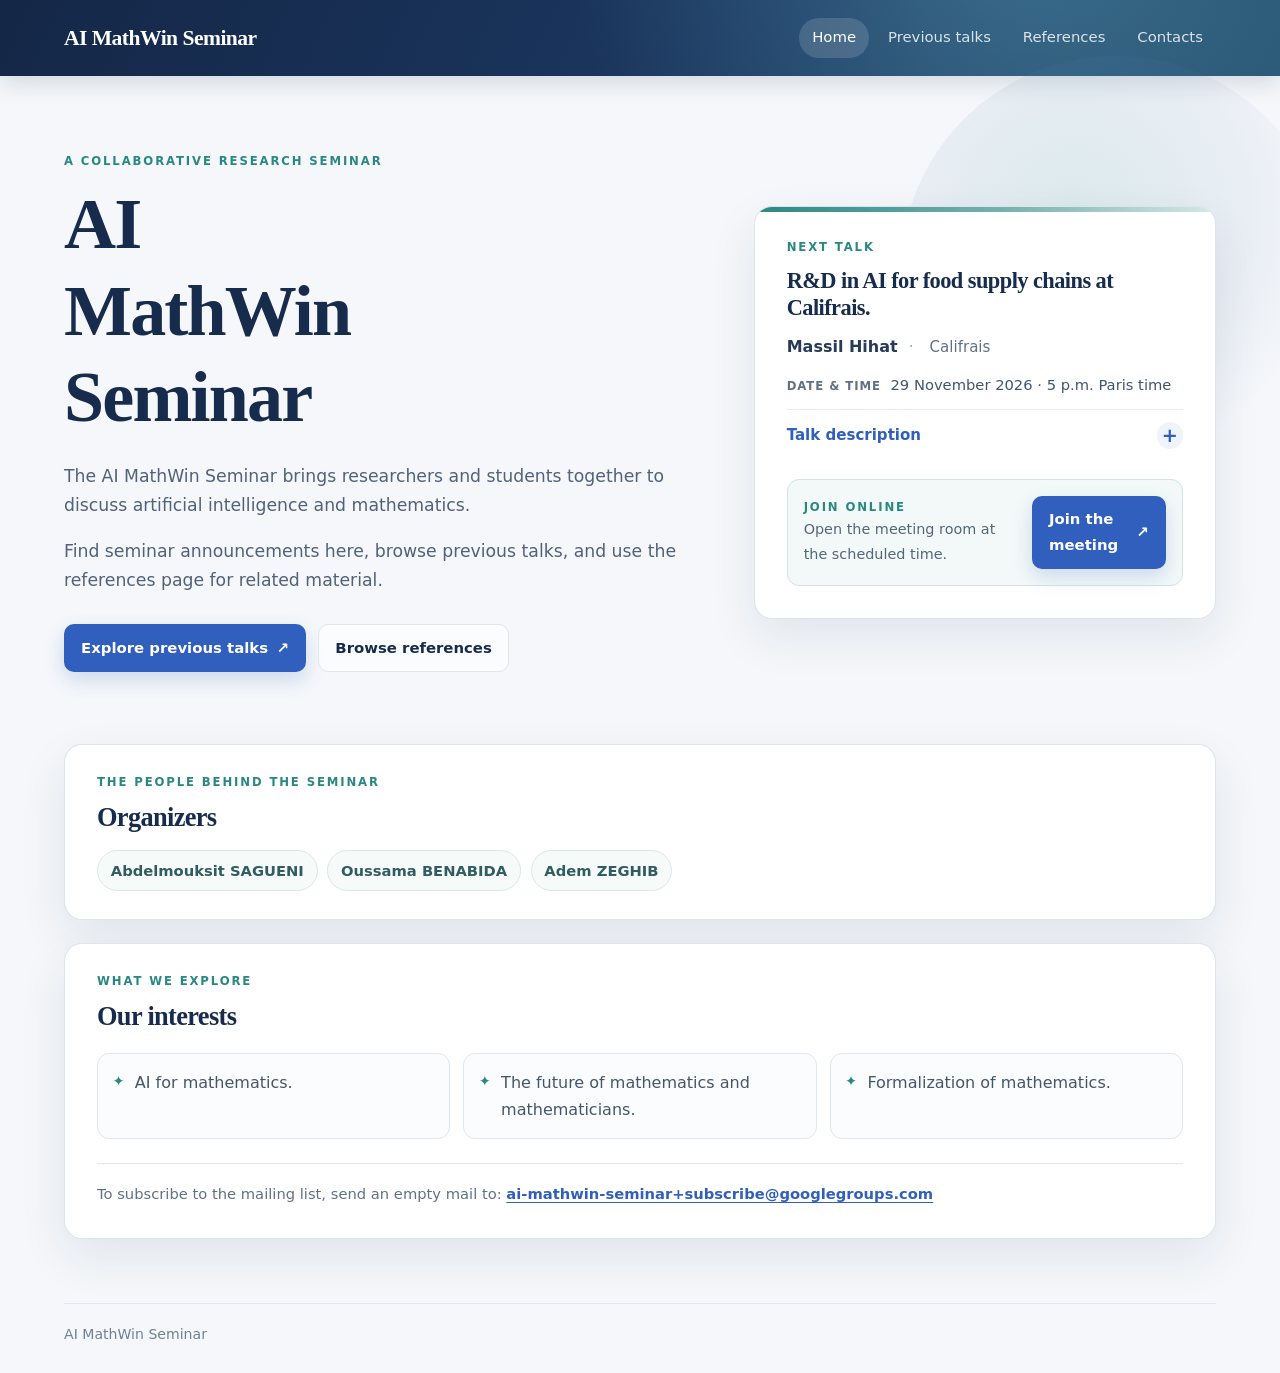
<file: index.html>
<!DOCTYPE html>
<html lang="en">
<head>
  <meta charset="utf-8">
  <meta name="viewport" content="width=device-width, initial-scale=1">
  <title>AI MathWin Seminar</title>
  <meta name="description" content="AI MathWin Seminar: talks, references, organizers, and contacts.">
  <link rel="icon" type="image/svg+xml" href="data:image/svg+xml,%3Csvg xmlns='http://www.w3.org/2000/svg' viewBox='0 0 32 32'%3E%3Crect width='32' height='32' rx='6' fill='%23314366'/%3E%3Ctext x='16' y='23' text-anchor='middle' fill='white' font-family='Georgia,serif' font-size='24'%3E%CF%80%3C/text%3E%3C/svg%3E">
  <link rel="stylesheet" href="styles.css">
</head>
<body>
  <a href="#main" class="skip-link">Skip to content</a>
  <header>
    <div class="nav-wrap">
      <nav aria-label="Main navigation">
        <a class="site-title" href="index.html">AI MathWin Seminar</a>
        <ul class="nav-links" id="navigation">
          <li><a href="index.html" aria-current="page">Home</a></li>
          <li><a href="previous-talks.html">Previous talks</a></li>
          <li><a href="references.html">References</a></li>
          <li><a href="contacts.html">Contacts</a></li>
        </ul>
      </nav>
    </div>
  </header>

  <main id="main" tabindex="-1">
    <section id="home" class="home-page" aria-labelledby="home-heading">
      <div class="intro-grid">
        <div>
          <p class="eyebrow">A collaborative research seminar</p>
          <h1 id="home-heading">AI MathWin Seminar</h1>
          <!-- EDIT THE INTRODUCTION: Change the text between <p> and </p> below.
               Keep each paragraph between its own <p>...</p> tags. -->
          <p>The AI MathWin Seminar brings researchers and students together to discuss artificial intelligence and mathematics.</p>
          <p>Find seminar announcements here, browse previous talks, and use the references page for related material.</p>
          <div class="hero-actions">
            <a class="button button-primary" href="previous-talks.html">Explore previous talks <span aria-hidden="true">↗</span></a>
            <a class="button button-secondary" href="references.html">Browse references</a>
          </div>
        </div>
        <aside class="next-talk surface-card" aria-label="Next talk announcement">
          <p class="eyebrow">Next talk</p>
          <article class="talk-card">
            <h2> R&D in AI for food supply chains at Califrais. </h2>
            <p class="speaker-line"><span class="speaker-name"> Massil Hihat </span><span class="speaker-affiliation"> Califrais </span></p>
            <p class="talk-date"><span class="date-label">Date &amp; time</span><time datetime="2026-10-23T17:00:00+02:00"> 29 November 2026 · 5 p.m. Paris time</time></p>
            <details class="talk-description">
              <summary>Talk description</summary>
              <div class="description-content"><p>Talk description will be added.</p></div>
            </details>
          </article>
          <div class="meeting-link-box">
            <div>
              <p class="eyebrow">Join online</p>
              <p class="meeting-note">Open the meeting room at the scheduled time.</p>
            </div>
            <a class="button button-primary" href="https://visio.numerique.gouv.fr/miz-lomr-bkv" target="_blank" rel="noopener noreferrer">Join the meeting <span aria-hidden="true">↗</span></a>
          </div>
          <!-- HOW TO UPDATE THE NEXT TALK:
               1. Edit the title, speaker, affiliation, date and time, and description above.
               2. Change both the visible date and the time in the datetime attribute.
               3. Put the meeting URL only in the button's href. The URL stays hidden
                  behind the “Join the meeting” button.
               4. After the talk, copy the complete <article class="talk-card">...</article>
                  block and paste it at the top of previous-talks.html. The article has
                  the same format on both pages. Leave the meeting-link box on this page. -->
        </aside>
      </div>

      <section id="organizers" class="organizers-section surface-card" aria-labelledby="organizers-heading">
        <p class="eyebrow">The people behind the seminar</p>
        <h2 id="organizers-heading">Organizers</h2>
        <ul class="organizers">
          <!-- HOW TO ADD AN ORGANIZER:
               Copy the <li> line below and change the name.
               Example: <li>NEW ORGANIZER NAME</li>
               Optional website link: <li><a href="https://example.org">NAME</a></li>
               To remove an organizer, delete that person's <li>...</li> line.
               Everyone in this list appears on the page automatically. -->
          <li>Abdelmouksit SAGUENI</li>
          <li>Oussama BENABIDA</li>
          <li>Adem ZEGHIB</li>
          <!-- ADD ANOTHER <li>...</li> LINE HERE -->
        </ul>
      </section>

      <section class="interests surface-card" aria-labelledby="interests-heading">
        <p class="eyebrow">What we explore</p>
        <h2 id="interests-heading">Our interests</h2>
        <ul>
          <!-- HOW TO ADD AN INTEREST: copy a <li>...</li> line and edit its text.
               Example: <li>Another research interest.</li> -->
          <li>AI for mathematics.</li>
          <li>The future of mathematics and mathematicians.</li>
          <li>Formalization of mathematics.</li>
        </ul>
        <!-- SUBSCRIPTION REMARK: Leave this note at the bottom of the homepage.
             If the subscription email changes, edit the address in BOTH the
             mailto: link and the visible text in the <a>...</a> line below. -->
        <p class="subscribe-line">
          To subscribe to the mailing list, send an empty mail to:
          <a href="mailto:ai-mathwin-seminar+subscribe@googlegroups.com">ai-mathwin-seminar+subscribe@googlegroups.com</a>
        </p>
      </section>
    </section>
  </main>

  <footer>AI MathWin Seminar</footer>
</body>
</html>
</file>
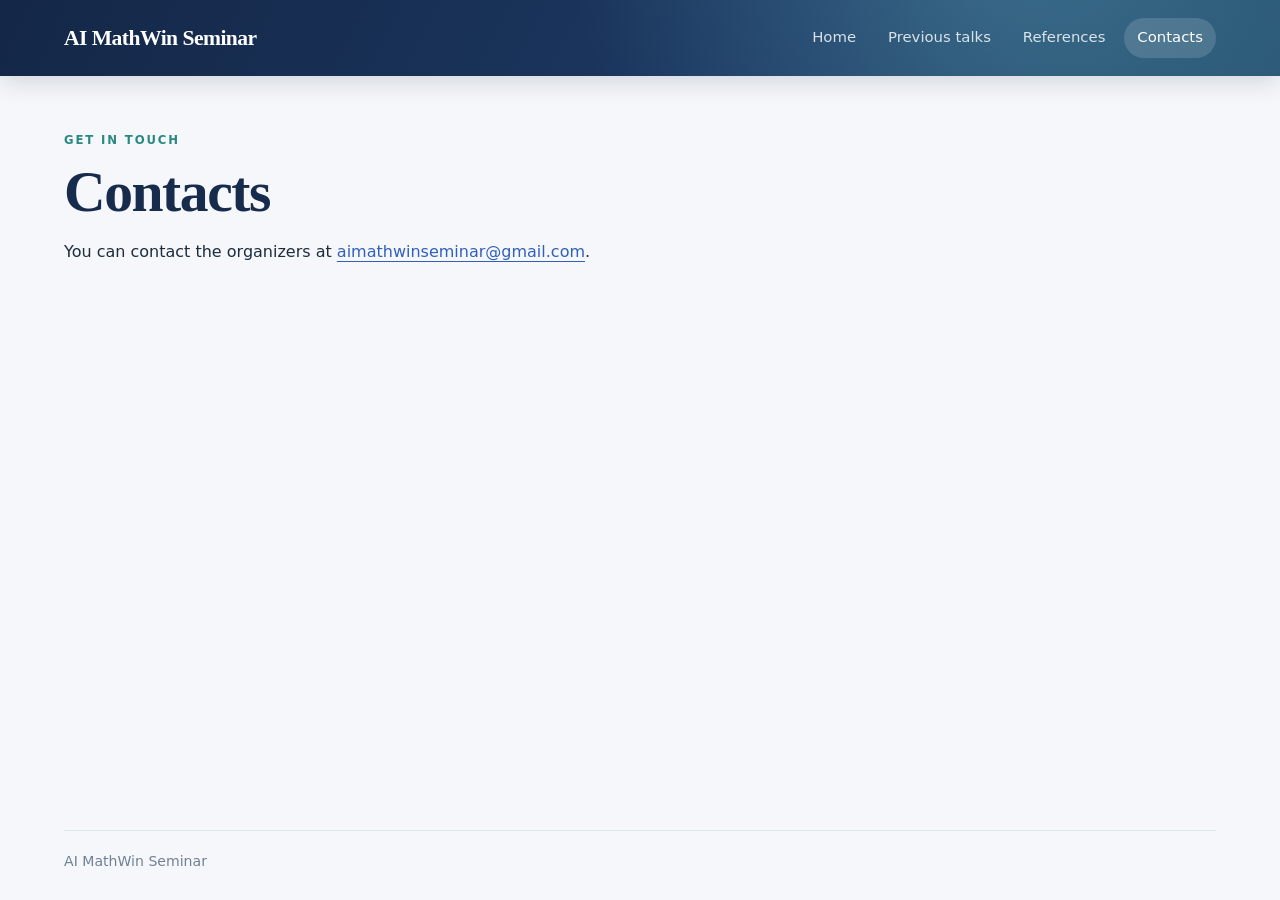
<file: contacts.html>
<!DOCTYPE html>
<html lang="en">
<head>
  <meta charset="utf-8">
  <meta name="viewport" content="width=device-width, initial-scale=1">
  <title>Contacts | AI MathWin Seminar</title>
  <meta name="description" content="Contact the organizers of the AI MathWin Seminar.">
  <link rel="icon" type="image/svg+xml" href="data:image/svg+xml,%3Csvg xmlns='http://www.w3.org/2000/svg' viewBox='0 0 32 32'%3E%3Crect width='32' height='32' rx='6' fill='%23314366'/%3E%3Ctext x='16' y='23' text-anchor='middle' fill='white' font-family='Georgia,serif' font-size='24'%3E%CF%80%3C/text%3E%3C/svg%3E">
  <link rel="stylesheet" href="styles.css">
</head>
<body>
  <a href="#main" class="skip-link">Skip to content</a>
  <header>
    <div class="nav-wrap">
      <nav aria-label="Main navigation">
        <a class="site-title" href="index.html">AI MathWin Seminar</a>
        <ul class="nav-links" id="navigation">
          <li><a href="index.html">Home</a></li>
          <li><a href="previous-talks.html">Previous talks</a></li>
          <li><a href="references.html">References</a></li>
          <li><a href="contacts.html" aria-current="page">Contacts</a></li>
        </ul>
      </nav>
    </div>
  </header>

  <main id="main" tabindex="-1">
    <section class="talk-page" aria-labelledby="contacts-heading">
      <p class="eyebrow">Get in touch</p>
      <h1 id="contacts-heading">Contacts</h1>
      <!-- HOW TO UPDATE THE SEMINAR EMAIL:
           Change the address in TWO places in the link below:
           1. In href="mailto:..." so clicking opens the right email address.
           2. In the text between <a> and </a> so visitors see the right address.
           This is the only page that displays the seminar contact email. -->
      <p>
        You can contact the organizers at
        <a href="mailto:aimathwinseminar@gmail.com">aimathwinseminar@gmail.com</a>.
      </p>
    </section>
  </main>

  <footer>AI MathWin Seminar</footer>
</body>
</html>
</file>
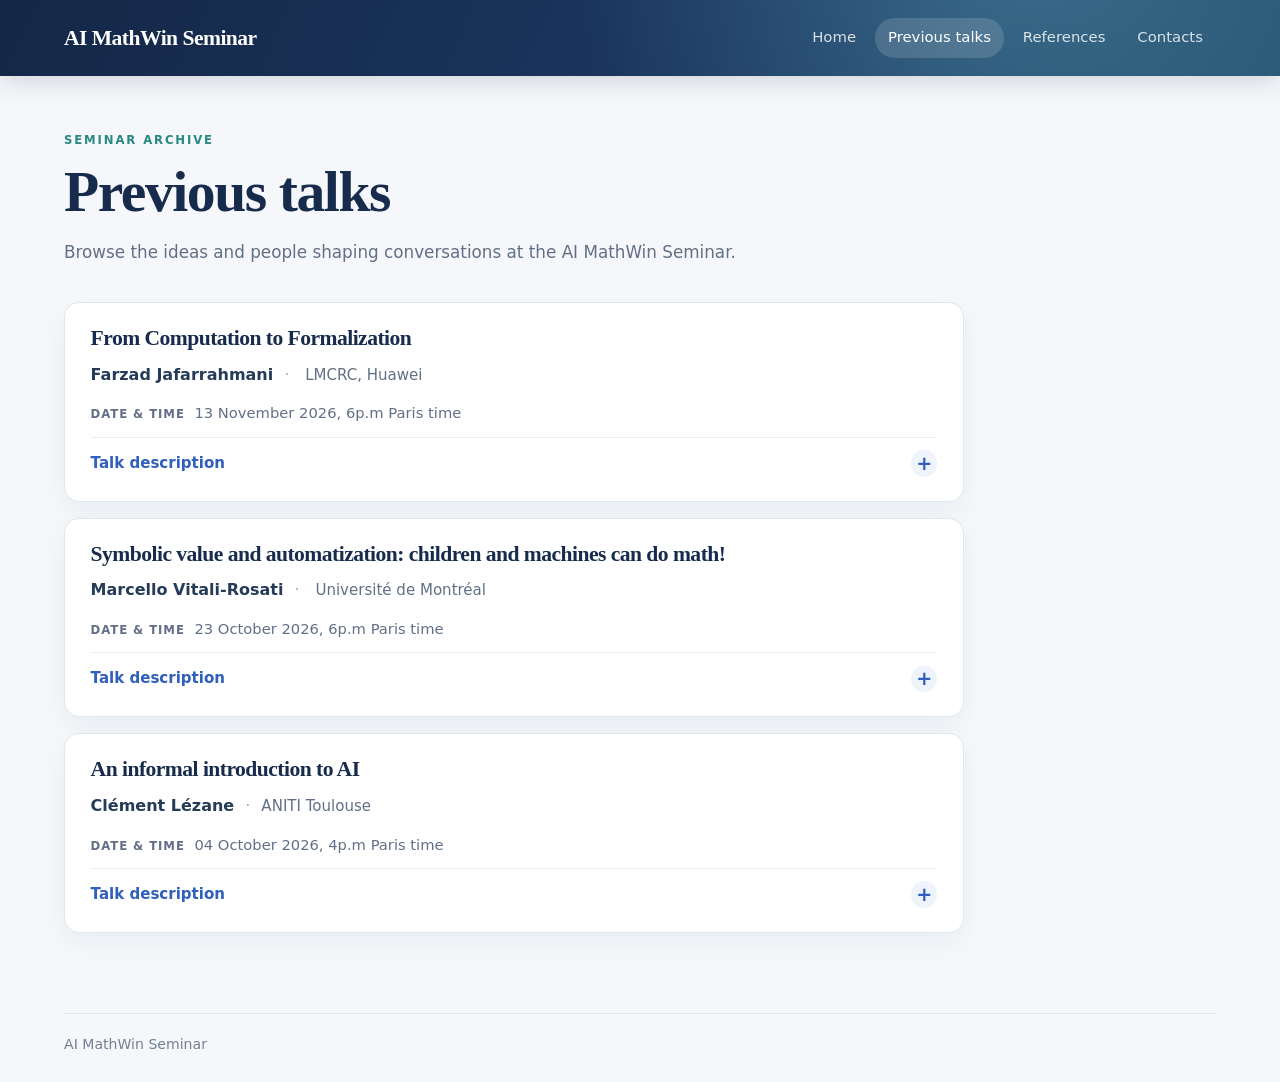
<file: previous-talks.html>
<!DOCTYPE html>
<html lang="en">
<head>
  <meta charset="utf-8">
  <meta name="viewport" content="width=device-width, initial-scale=1">
  <title>Previous talks | AI MathWin Seminar</title>
  <meta name="description" content="Previous talks for the AI MathWin Seminar.">
  <link rel="icon" type="image/svg+xml" href="data:image/svg+xml,%3Csvg xmlns='http://www.w3.org/2000/svg' viewBox='0 0 32 32'%3E%3Crect width='32' height='32' rx='6' fill='%23314366'/%3E%3Ctext x='16' y='23' text-anchor='middle' fill='white' font-family='Georgia,serif' font-size='24'%3E%CF%80%3C/text%3E%3C/svg%3E">
  <link rel="stylesheet" href="styles.css">
</head>
<body>
  <a href="#main" class="skip-link">Skip to content</a>
  <header>
    <div class="nav-wrap">
      <nav aria-label="Main navigation">
        <a class="site-title" href="index.html">AI MathWin Seminar</a>
        <ul class="nav-links" id="navigation">
          <li><a href="index.html">Home</a></li>
          <li><a href="previous-talks.html" aria-current="page">Previous talks</a></li>
          <li><a href="references.html">References</a></li>
          <li><a href="contacts.html">Contacts</a></li>
        </ul>
      </nav>
    </div>
  </header>

  <main id="main" tabindex="-1">
    <section class="talk-page" aria-labelledby="previous-heading">
      <p class="eyebrow">Seminar archive</p>
      <h1 id="previous-heading">Previous talks</h1>
      <p class="page-intro">Browse the ideas and people shaping conversations at the AI MathWin Seminar.</p>
      <!-- TO ARCHIVE A COMPLETED TALK:
           Copy the complete <article class="talk-card">...</article> block from
           index.html and paste it below this note, above older talks. The article
           already includes its title, speaker, affiliation, date/time, and expandable
           description. Leave the separate meeting-link box on index.html. For a
           new talk entered directly here, copy the same article structure. -->

      <article class="talk-card">
        <h2> From Computation to Formalization </h2>
        <p class="speaker-line"><span class="speaker-name"> Farzad Jafarrahmani </span><span class="speaker-affiliation">  LMCRC, Huawei </span></p>
        <p class="talk-date"><span class="date-label">Date &amp; time</span><span class="date-value"> 13 November 2026, 6p.m Paris time</span></p>
        <details class="talk-description">
          <summary>Talk description</summary>
          <div class="description-content"><p>Description not provided.</p></div>
        </details>
      </article>

      
      <article class="talk-card">
        <h2>Symbolic value and automatization: children and machines can do math!</h2>
        <p class="speaker-line"><span class="speaker-name">Marcello Vitali-Rosati</span><span class="speaker-affiliation"> Université de Montréal </span></p>
        <p class="talk-date"><span class="date-label">Date &amp; time</span><span class="date-value"> 23 October 2026, 6p.m Paris time</span></p>
        <details class="talk-description">
          <summary>Talk description</summary>
          <div class="description-content"><p>Description not provided.</p></div>
        </details>
</article>

        
      <article class="talk-card">
        <h2>An informal introduction to AI</h2>
        <p class="speaker-line"><span class="speaker-name">Clément Lézane</span><span class="speaker-affiliation">ANITI Toulouse</span></p>
        <p class="talk-date"><span class="date-label">Date &amp; time</span><span class="date-value"> 04 October 2026, 4p.m Paris time</span></p>
        <details class="talk-description">
          <summary>Talk description</summary>
          <div class="description-content"><p>Description not provided.</p></div>
        </details>
      </article>
        
              
      
    </section>
  </main>

  <footer>AI MathWin Seminar</footer>
</body>
</html>
</file>
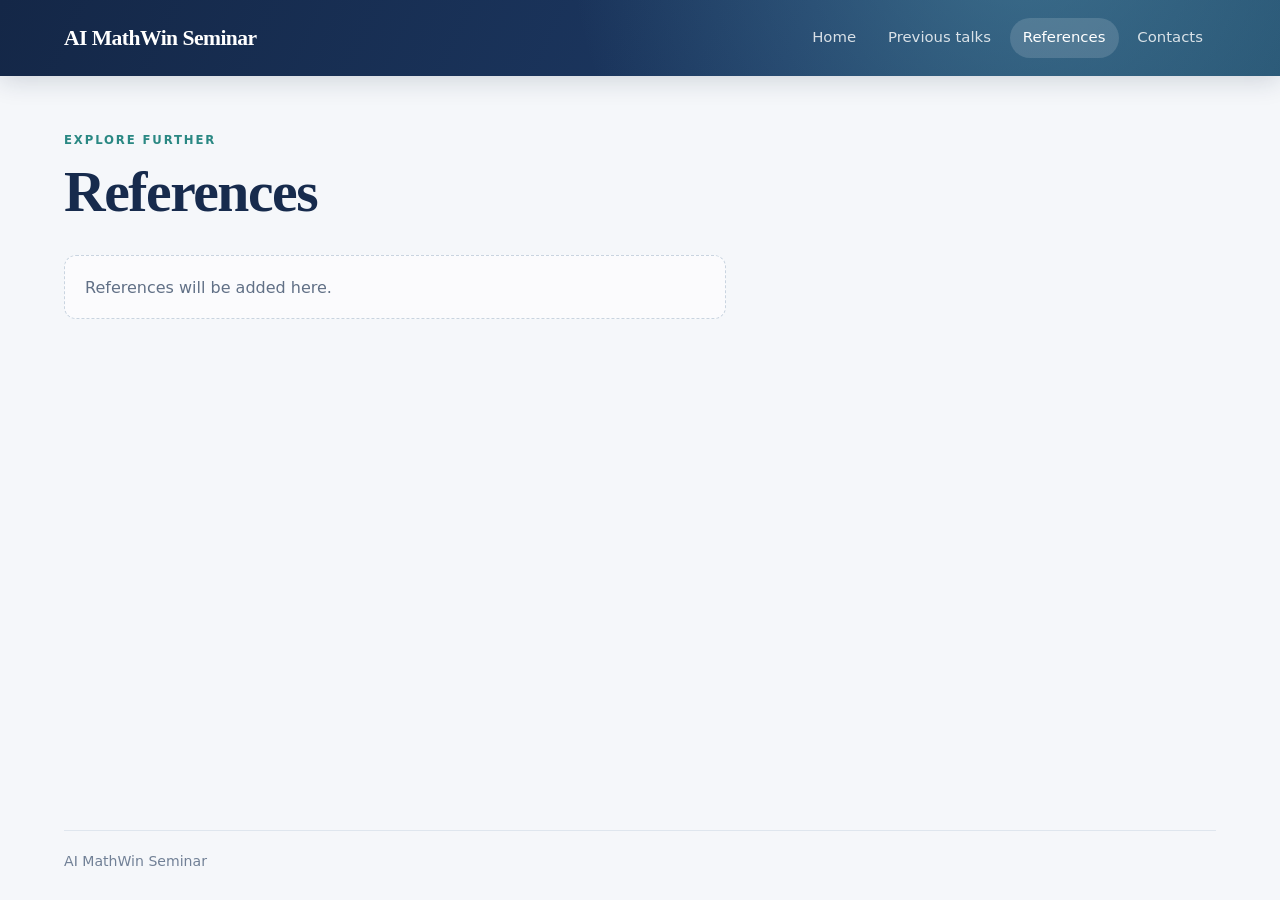
<file: references.html>
<!DOCTYPE html>
<html lang="en">
<head>
  <meta charset="utf-8">
  <meta name="viewport" content="width=device-width, initial-scale=1">
  <title>References | AI MathWin Seminar</title>
  <meta name="description" content="References and resources for the AI MathWin Seminar.">
  <link rel="icon" type="image/svg+xml" href="data:image/svg+xml,%3Csvg xmlns='http://www.w3.org/2000/svg' viewBox='0 0 32 32'%3E%3Crect width='32' height='32' rx='6' fill='%23314366'/%3E%3Ctext x='16' y='23' text-anchor='middle' fill='white' font-family='Georgia,serif' font-size='24'%3E%CF%80%3C/text%3E%3C/svg%3E">
  <link rel="stylesheet" href="styles.css">
</head>
<body>
  <a href="#main" class="skip-link">Skip to content</a>
  <header>
    <div class="nav-wrap">
      <nav aria-label="Main navigation">
        <a class="site-title" href="index.html">AI MathWin Seminar</a>
        <ul class="nav-links" id="navigation">
          <li><a href="index.html">Home</a></li>
          <li><a href="previous-talks.html">Previous talks</a></li>
          <li><a href="references.html" aria-current="page">References</a></li>
          <li><a href="contacts.html">Contacts</a></li>
        </ul>
      </nav>
    </div>
  </header>

  <main id="main" tabindex="-1">
    <section class="talk-page" aria-labelledby="references-heading">
      <p class="eyebrow">Explore further</p>
      <h1 id="references-heading">References</h1>
      <!-- HOW TO ADD REFERENCES:
           1. When you add your first reference, delete the placeholder
              paragraph just below this comment.
           2. Copy the example <ul>...</ul> list below OUTSIDE this comment.
           3. Replace the link URL, title and description with real details.
           4. For each additional reference, add another <li>...</li> line
              INSIDE the same <ul> list (do not create a new list each time).

           EXAMPLE:
           <ul class="references">
             <li><a href="https://example.org/paper">PAPER OR BOOK TITLE</a> — AUTHORS OR DESCRIPTION</li>
           </ul>
      -->
      <p class="empty-state">References will be added here.</p>
    </section>
  </main>

  <footer>AI MathWin Seminar</footer>
</body>
</html>
</file>
<file: styles.css>
/* Edit text, organizers, and talks in the HTML files, not here.
   This stylesheet controls the shared layout, colors, and typography. */
:root {
  color-scheme: light;
  --navy: #172b4d;
  --ink: #1e2c3d;
  --muted: #617086;
  --blue: #315fbd;
  --teal: #2a8883;
  --line: #dfe6ee;
  --paper: #f5f7fa;
  --white: #fff;
  --shadow: 0 18px 48px rgba(25, 45, 75, .09);
}

* { box-sizing: border-box; }
html { scroll-behavior: smooth; }
body {
  min-height: 100vh;
  margin: 0;
  display: flex;
  flex-direction: column;
  background: var(--paper);
  color: var(--ink);
  font-family: Inter, ui-sans-serif, system-ui, -apple-system, BlinkMacSystemFont, "Segoe UI", sans-serif;
  font-size: 1rem;
  line-height: 1.7;
}
a { color: var(--blue); text-underline-offset: .22em; text-decoration-thickness: 1px; }
a:hover { color: #214a9d; text-decoration-thickness: 2px; }
:focus-visible { outline: 3px solid #e0a63b; outline-offset: 4px; border-radius: 4px; }
.skip-link { position: absolute; left: 1rem; top: -5rem; z-index: 20; padding: .55rem 1rem; border-radius: 8px; background: white; color: var(--navy); }
.skip-link:focus { top: .5rem; }

.nav-wrap {
  background: radial-gradient(circle at 80% -100%, rgba(91, 160, 181, .48), transparent 44%), linear-gradient(115deg, #142747, #1c3862 62%, #234d6d);
  color: white;
  box-shadow: 0 5px 24px rgba(17, 37, 65, .16);
}
nav {
  max-width: 1200px;
  min-height: 76px;
  margin: auto;
  padding: 1rem 1.5rem;
  display: flex;
  justify-content: space-between;
  align-items: center;
  gap: 1.5rem;
}
.site-title { color: white; text-decoration: none; font-family: Georgia, "Times New Roman", serif; font-size: 1.35rem; font-weight: 700; letter-spacing: -.025em; line-height: 1.3; }
.site-title:hover { color: white; }
.nav-links { display: flex; flex-wrap: wrap; list-style: none; padding: 0; margin: 0; gap: .35rem; }
.nav-links a { display: inline-block; color: rgba(255,255,255,.82); text-decoration: none; font-size: .93rem; padding: .48rem .82rem; border-radius: 999px; transition: background-color .18s ease, color .18s ease; }
.nav-links a:hover, .nav-links a[aria-current="page"] { background: rgba(255,255,255,.14); color: white; }

main { width: 100%; max-width: 1200px; margin: 0 auto; padding: 0 1.5rem 4rem; flex: 1; }
h1, h2, h3 { color: var(--navy); line-height: 1.2; }
h1, h2 { font-family: Georgia, "Times New Roman", serif; letter-spacing: -.025em; }
h1 { font-size: clamp(2.5rem, 5.7vw, 4.5rem); margin: 0 0 1.15rem; }
h2 { font-size: 1.65rem; margin: 0 0 .8rem; }
h3 { font-size: 1.05rem; margin: 0 0 .5rem; }
p { margin: 0 0 1rem; }
.eyebrow { margin: 0 0 .75rem; color: var(--teal); font-size: .73rem; font-weight: 800; letter-spacing: .16em; line-height: 1.4; text-transform: uppercase; }
.surface-card { background: var(--white); border: 1px solid rgba(217, 226, 236, .9); border-radius: 18px; box-shadow: var(--shadow); }

.home-page { padding-top: 2.8rem; }
.intro-grid { position: relative; isolation: isolate; display: grid; grid-template-columns: 1.14fr .86fr; align-items: center; gap: clamp(2rem, 6vw, 5.5rem); padding: 2rem 0 4.3rem; }
.intro-grid::before { content: ""; position: absolute; z-index: -1; width: 430px; height: 430px; right: -115px; top: -65px; border-radius: 50%; background: radial-gradient(circle at 40% 37%, rgba(77, 156, 159, .15), rgba(79, 121, 181, .07) 48%, transparent 70%); }
.intro-grid > div:first-child { max-width: 650px; }
.home-page h1 { max-width: 9ch; margin-bottom: 1.35rem; }
.home-page .intro-grid > div:first-child > p:not(.eyebrow) { max-width: 56ch; color: #51627a; font-size: 1.08rem; }
.hero-actions { display: flex; flex-wrap: wrap; align-items: center; gap: .75rem; margin-top: 1.8rem; }
.button { display: inline-flex; align-items: center; justify-content: center; gap: .55rem; min-height: 46px; padding: .65rem 1rem; border: 1px solid transparent; border-radius: 10px; font-size: .93rem; font-weight: 700; text-decoration: none; transition: transform .18s ease, box-shadow .18s ease, background-color .18s ease; }
.button:hover { transform: translateY(-2px); text-decoration: none; }
.button-primary { background: var(--blue); color: white; box-shadow: 0 8px 20px rgba(49, 95, 189, .2); }
.button-primary:hover { background: #274f9f; color: white; box-shadow: 0 11px 24px rgba(49, 95, 189, .25); }
.button-secondary { border-color: var(--line); background: rgba(255,255,255,.65); color: var(--navy); }
.button-secondary:hover { border-color: #bdcad9; background: white; color: var(--navy); }
.next-talk { position: relative; padding: 2rem; overflow: hidden; }
.next-talk::before { content: ""; position: absolute; top: 0; left: 0; right: 0; height: 5px; background: linear-gradient(90deg, var(--teal), #78b1af 55%, #d5e8e6); }
.next-talk > .eyebrow { margin-bottom: .8rem; }
.next-talk > .talk-card { margin: 0; padding: 0; border: 0; border-radius: 0; background: transparent; box-shadow: none; }
.next-talk .talk-card h2 { margin-bottom: .7rem; font-size: 1.4rem; }
.next-talk .empty-state { margin: 0; padding: .9rem 1rem; border-radius: 10px; background: #f3f7f8; color: #53677a; }
.meeting-link-box { display: flex; align-items: center; justify-content: space-between; gap: 1rem; margin-top: 1rem; padding: 1rem; border: 1px solid #d1e5e2; border-radius: 12px; background: #f2f9f8; }
.meeting-link-box .eyebrow { margin: 0 0 .15rem; }
.meeting-note { margin: 0; color: #53677a; font-size: .9rem; }
.organizers-section { padding: 1.8rem 2rem; margin: .2rem 0 1.4rem; }
.organizers-section h2, .interests h2 { margin-bottom: 1rem; }
.organizers { display: flex; flex-wrap: wrap; gap: .6rem; list-style: none; margin: 0; padding: 0; }
.organizers li { padding: .42rem .8rem; border: 1px solid #dce7e9; border-radius: 999px; background: #f6faf9; color: #315c61; font-size: .92rem; font-weight: 650; }
.interests { margin-top: 1.4rem; padding: 1.8rem 2rem 2rem; }
.interests ul { display: grid; grid-template-columns: repeat(3, minmax(0, 1fr)); gap: .8rem; list-style: none; margin: 1.3rem 0 0; padding: 0; }
.interests li { display: flex; align-items: flex-start; gap: .65rem; min-height: 78px; padding: .9rem; border: 1px solid var(--line); border-radius: 12px; background: #fbfcfd; color: #46566a; }
.interests li::before { content: "✦"; flex: 0 0 auto; color: var(--teal); font-size: .9rem; line-height: 1.8; }
.subscribe-line { margin: 1.5rem 0 0; padding-top: 1.1rem; border-top: 1px solid var(--line); color: var(--muted); font-size: .92rem; }
.subscribe-line a { font-weight: 650; overflow-wrap: anywhere; }

.talk-page { max-width: 900px; padding-top: 3.5rem; }
.talk-page > .eyebrow { margin-bottom: .55rem; }
.talk-page > h1 { margin-bottom: .75rem; font-size: clamp(2.45rem, 5vw, 3.6rem); }
.page-intro { max-width: 62ch; margin: 0 0 2.2rem; color: var(--muted); font-size: 1.05rem; }
.talk-card { margin: 1rem 0; padding: 1.45rem 1.6rem .6rem; border: 1px solid var(--line); border-radius: 15px; background: var(--white); box-shadow: 0 9px 26px rgba(25, 45, 75, .05); }
.talk-card h2 { margin-bottom: .55rem; font-size: 1.35rem; }
.speaker-line { display: flex; flex-wrap: wrap; align-items: baseline; gap: .15rem .7rem; margin-bottom: .4rem; }
.speaker-name { color: #263b58; font-weight: 750; }
.speaker-affiliation { color: var(--muted); font-size: .94rem; }
.speaker-affiliation::before { content: "·"; padding-right: .7rem; color: #9ba8b7; }
.talk-date { display: flex; flex-wrap: wrap; gap: .2rem .6rem; align-items: baseline; margin: .75rem 0 .35rem; color: #405571; font-size: .92rem; }
.date-label { color: var(--muted); font-size: .73rem; font-weight: 750; letter-spacing: .08em; text-transform: uppercase; }
.date-value { color: var(--muted); font-size: .92rem; }
.talk-description { margin-top: .7rem; border-top: 1px solid #e9edf2; }
.talk-description summary { display: flex; align-items: center; justify-content: space-between; gap: 1rem; padding: .78rem 0 .9rem; color: var(--blue); cursor: pointer; font-size: .94rem; font-weight: 700; list-style: none; }
.talk-description summary::-webkit-details-marker { display: none; }
.talk-description summary::after { content: "+"; display: grid; place-items: center; width: 1.65rem; height: 1.65rem; border-radius: 50%; background: #eef3fc; color: var(--blue); font-size: 1.2rem; line-height: 1; }
.talk-description[open] summary::after { content: "−"; }
.talk-description summary:hover { color: #214a9d; }
.description-content { padding: .15rem 0 .7rem; color: #51627a; }
.description-content p:last-child { margin-bottom: .3rem; }
.empty-state { margin-top: 1.8rem; padding: 1.1rem 1.25rem; border: 1px dashed #c9d4e0; border-radius: 12px; background: rgba(255,255,255,.55); color: var(--muted); }
.references { margin: 1.5rem 0; padding-left: 1.3rem; }
.references li { margin-bottom: .9rem; padding-left: .25rem; }
.talk-page > p:not(.eyebrow) { max-width: 65ch; }

footer { width: calc(100% - 3rem); max-width: 1152px; margin: auto; padding: 1.2rem 0 1.6rem; border-top: 1px solid var(--line); color: #718096; font-size: .88rem; }

@media (max-width: 800px) {
  nav { flex-wrap: wrap; gap: .65rem; padding: .9rem 1.25rem; }
  .nav-links { width: 100%; gap: .25rem; }
  .nav-links a { padding: .4rem .65rem; font-size: .88rem; }
  main { padding: 0 1.25rem 3rem; }
  .home-page { padding-top: 1.7rem; }
  .intro-grid { grid-template-columns: 1fr; gap: 1.4rem; padding: 1rem 0 2.4rem; }
  .intro-grid::before { width: 280px; height: 280px; right: -65px; top: 40px; }
  .home-page h1 { max-width: 12ch; }
  .next-talk { padding: 1.5rem; }
  .meeting-link-box { align-items: stretch; flex-direction: column; }
  .meeting-link-box .button { width: 100%; }
  .interests ul { grid-template-columns: 1fr; }
  .interests li { min-height: auto; }
  .talk-page { padding-top: 2.3rem; }
}
@media (max-width: 480px) {
  .site-title { font-size: 1.2rem; }
  .nav-links { display: grid; grid-template-columns: 1fr 1fr; }
  .nav-links a { width: 100%; }
  .hero-actions { align-items: stretch; flex-direction: column; }
  .hero-actions .button { width: 100%; }
  .organizers-section, .interests { padding: 1.35rem; }
  .talk-card { padding: 1.15rem 1.15rem .45rem; }
  .speaker-affiliation::before { padding-right: .4rem; }
  footer { width: calc(100% - 2.5rem); }
}
@media (prefers-reduced-motion: reduce) {
  *, *::before, *::after { scroll-behavior: auto !important; transition-duration: .01ms !important; }
}
@media print {
  .nav-wrap, footer, .hero-actions, .talk-description summary { display: none; }
  body { background: white; }
  main { max-width: none; padding: 0; }
  .talk-description > .description-content { display: block !important; }
}
</file>
